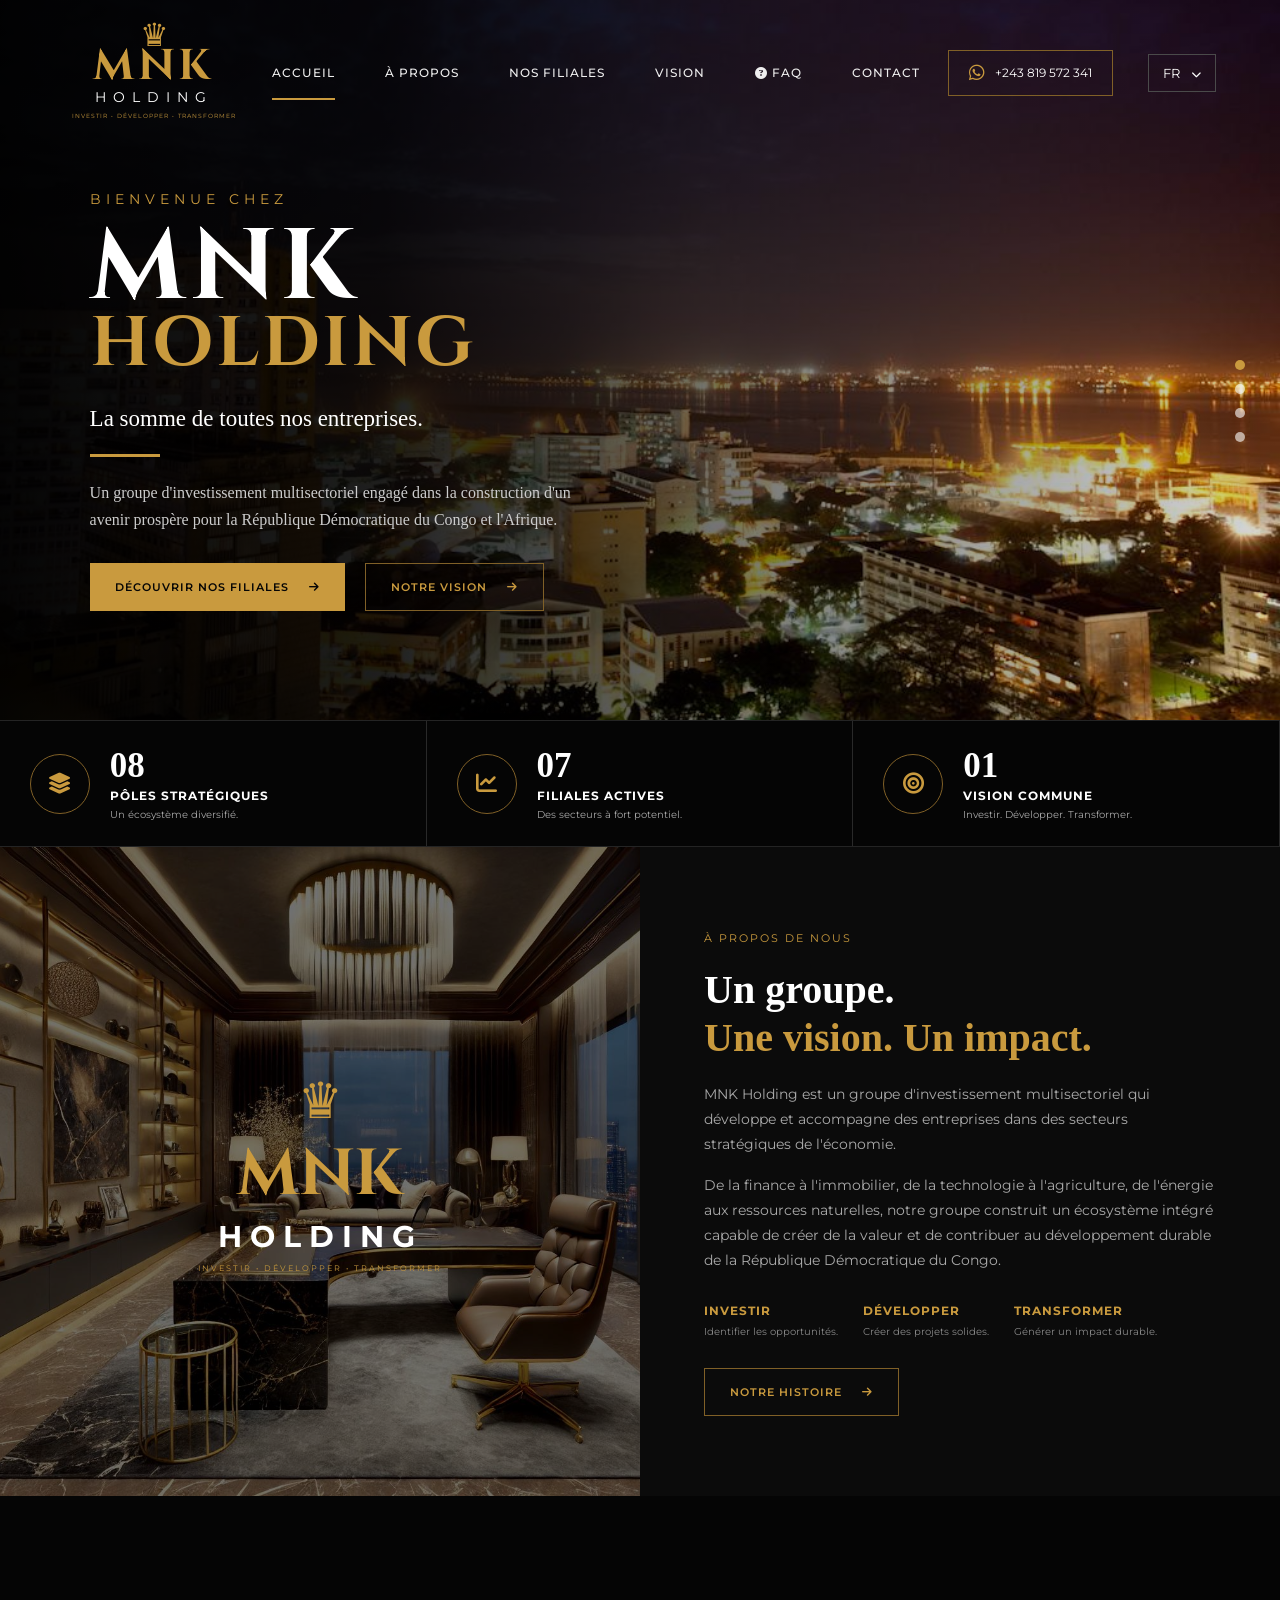
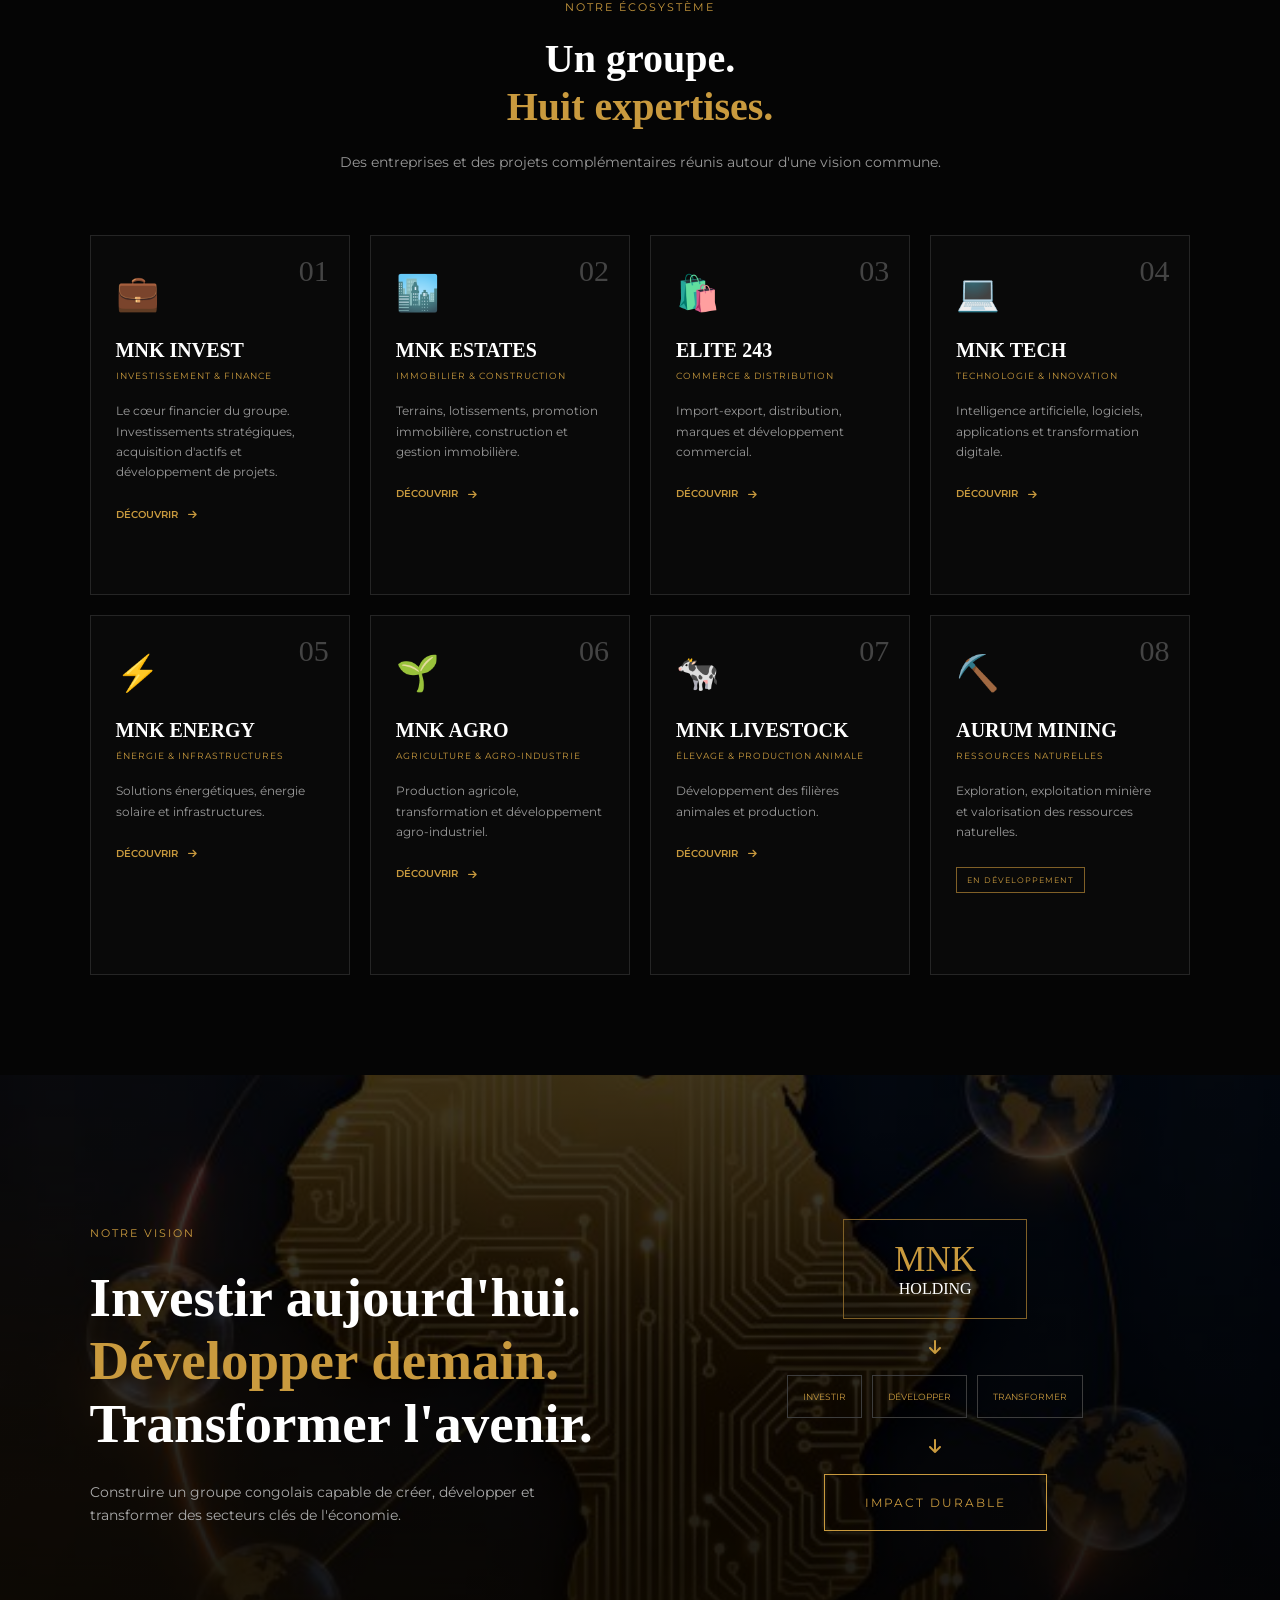
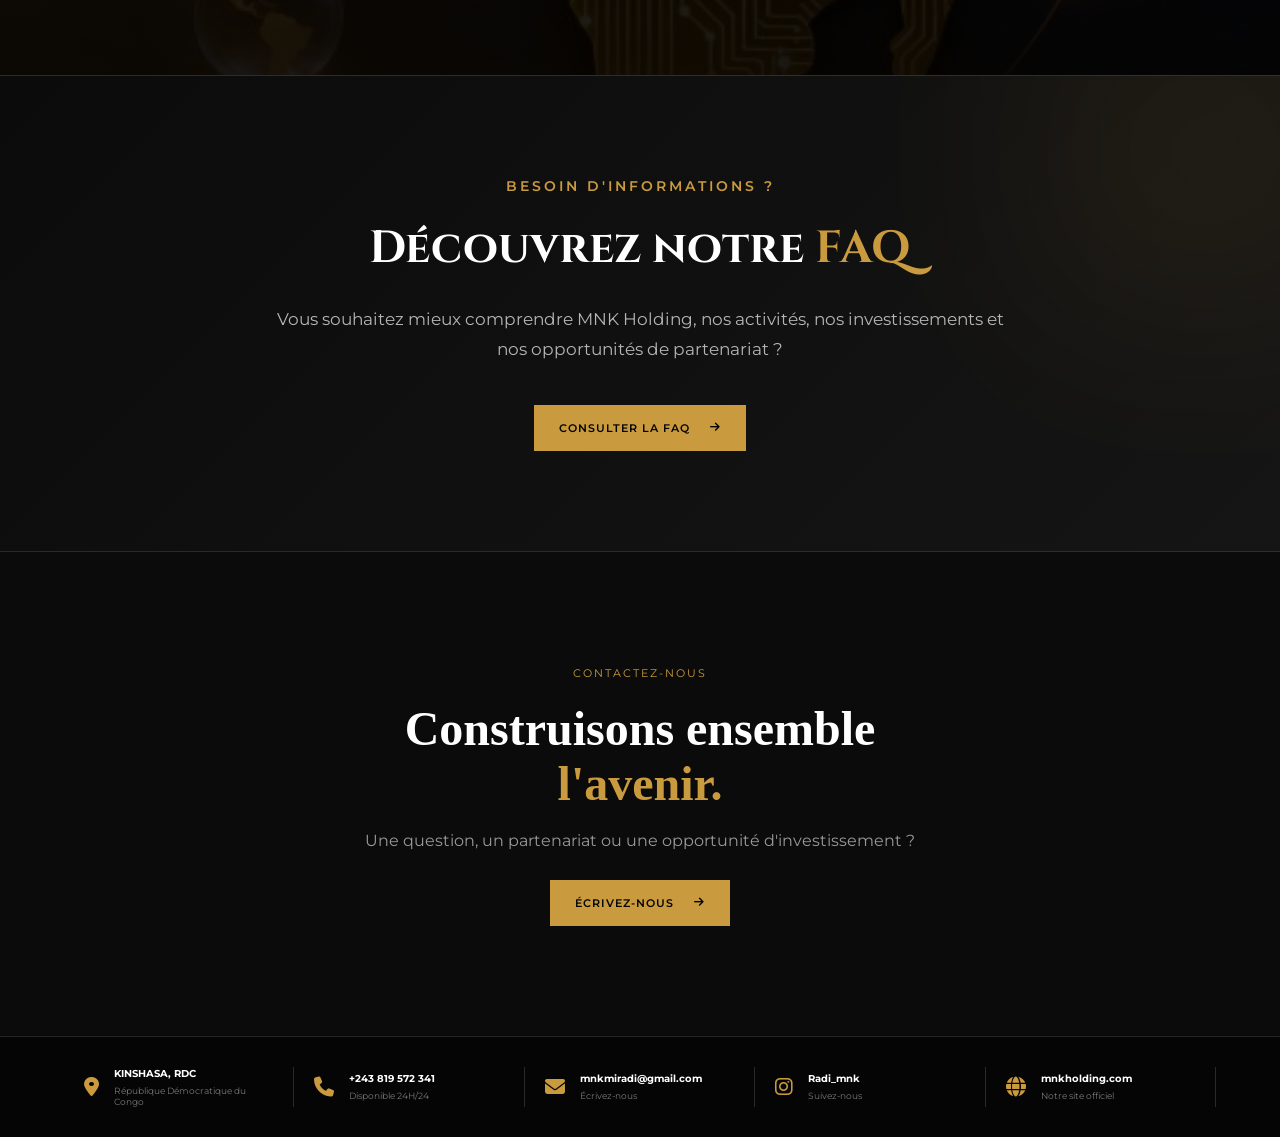
<file: index.html>
<!DOCTYPE html>
<html lang="fr">

<head>

    <meta charset="UTF-8">

    <meta name="viewport" content="width=device-width, initial-scale=1.0">

    <title>MNK Holding | Investir. Développer. Transformer.</title>

    <link rel="stylesheet" href="style.css">

    <link rel="preconnect" href="https://fonts.googleapis.com">

    <link rel="preconnect" href="https://fonts.gstatic.com" crossorigin>

    <link href="https://fonts.googleapis.com/css2?family=Cinzel:wght@400;500;600;700&family=Montserrat:wght@300;400;500;600;700&display=swap" rel="stylesheet">

    <link rel="stylesheet" href="https://cdnjs.cloudflare.com/ajax/libs/font-awesome/6.5.2/css/all.min.css">

</head>


<body>
<!DOCTYPE html>
<html lang="fr">

<head>

    <meta charset="UTF-8">

    <meta name="viewport" content="width=device-width, initial-scale=1.0">

    <title>MNK Holding | Investir. Développer. Transformer.</title>

    <link rel="stylesheet" href="style.css">

    <link rel="preconnect" href="https://fonts.googleapis.com">

    <link rel="preconnect" href="https://fonts.gstatic.com" crossorigin>

    <link href="https://fonts.googleapis.com/css2?family=Cinzel:wght@400;500;600;700&family=Montserrat:wght@300;400;500;600;700&display=swap" rel="stylesheet">

    <link rel="stylesheet" href="https://cdnjs.cloudflare.com/ajax/libs/font-awesome/6.5.2/css/all.min.css">

</head>


<body>


<!-- ================= HEADER ================= -->

<header class="header">


    <a href="index.html" class="logo">


        <span class="crown">
            ♛
        </span>


        <h1>
            MNK
        </h1>


        <span class="holding">
            HOLDING
        </span>


        <small>
            INVESTIR • DÉVELOPPER • TRANSFORMER
        </small>


    </a>



    <nav class="navbar">


        <a href="#accueil" class="active">
            ACCUEIL
        </a>


        <a href="#apropos">
            À PROPOS
        </a>


        <a href="#filiales">
            NOS FILIALES
        </a>


        <a href="#vision">
            VISION
        </a>


        <a href="faq.html" class="faq-link">

            <i class="fas fa-circle-question"></i>

            FAQ

        </a>


        <a href="#contact">
            CONTACT
        </a>


    </nav>




    <div class="header-actions">


        <a href="https://wa.me/243819572341" class="whatsapp">


            <i class="fab fa-whatsapp"></i>


            +243 819 572 341


        </a>



        <button class="language">


            FR


            <i class="fas fa-chevron-down"></i>


        </button>



    </div>




    <button class="menu-toggle">


        <i class="fas fa-bars"></i>


    </button>


</header>





<main>



<!-- ================= HERO ================= -->


<section class="hero" id="accueil">


    <div class="hero-overlay"></div>



    <div class="hero-content">


        <span class="welcome">

            BIENVENUE CHEZ

        </span>



        <h2>

            MNK

            <strong>
                HOLDING
            </strong>


        </h2>



        <p class="slogan">

            La somme de toutes nos entreprises.

        </p>



        <div class="gold-line"></div>




        <p class="description">


            Un groupe d'investissement multisectoriel engagé dans la construction d'un avenir prospère pour la République Démocratique du Congo et l'Afrique.


        </p>




        <div class="hero-buttons">


            <a href="#filiales" class="btn btn-primary">


                DÉCOUVRIR NOS FILIALES


                <i class="fas fa-arrow-right"></i>


            </a>




            <a href="#vision" class="btn btn-secondary">


                NOTRE VISION


                <i class="fas fa-arrow-right"></i>


            </a>



        </div>



    </div>




    <div class="scroll-indicator">


        <span class="active"></span>

        <span></span>

        <span></span>

        <span></span>


    </div>



</section>






<!-- ================= STATS ================= -->


<section class="stats">


    <div class="stat-item">


        <div class="stat-icon">

            <i class="fas fa-layer-group"></i>

        </div>



        <div>


            <strong>
                08
            </strong>


            <h3>
                PÔLES STRATÉGIQUES
            </h3>


            <p>
                Un écosystème diversifié.
            </p>


        </div>



    </div>





    <div class="stat-item">


        <div class="stat-icon">


            <i class="fas fa-chart-line"></i>


        </div>



        <div>


            <strong>
                07
            </strong>


            <h3>
                FILIALES ACTIVES
            </h3>


            <p>
                Des secteurs à fort potentiel.
            </p>


        </div>


    </div>





    <div class="stat-item">


        <div class="stat-icon">


            <i class="fas fa-bullseye"></i>


        </div>



        <div>


            <strong>
                01
            </strong>


            <h3>
                VISION COMMUNE
            </h3>


            <p>
                Investir. Développer. Transformer.
            </p>


        </div>


    </div>



</section>





<!-- ================= ABOUT ================= -->


<section class="about" id="apropos">


    <div class="about-image">


        <div class="image-overlay"></div>



        <div class="about-logo">


            <span>
                ♛
            </span>


            <h2>
                MNK
            </h2>


            <h3>
                HOLDING
            </h3>


            <p>
                INVESTIR • DÉVELOPPER • TRANSFORMER
            </p>


        </div>


    </div>




    <div class="about-content">


        <span class="section-label">

            À PROPOS DE NOUS

        </span>




        <h2>

            Un groupe.

            <span>
                Une vision. Un impact.
            </span>


        </h2>



        <p>

            MNK Holding est un groupe d'investissement multisectoriel qui développe et accompagne des entreprises dans des secteurs stratégiques de l'économie.

        </p>




        <p>

            De la finance à l'immobilier, de la technologie à l'agriculture, de l'énergie aux ressources naturelles, notre groupe construit un écosystème intégré capable de créer de la valeur et de contribuer au développement durable de la République Démocratique du Congo.

        </p>
        <div class="pillars">


            <div>

                <strong>
                    INVESTIR
                </strong>

                <span>
                    Identifier les opportunités.
                </span>

            </div>


            <div>

                <strong>
                    DÉVELOPPER
                </strong>

                <span>
                    Créer des projets solides.
                </span>

            </div>


            <div>

                <strong>
                    TRANSFORMER
                </strong>

                <span>
                    Générer un impact durable.
                </span>

            </div>


        </div>



        <a href="#vision" class="btn btn-secondary">

            NOTRE HISTOIRE

            <i class="fas fa-arrow-right"></i>

        </a>



    </div>


</section>





<!-- ================= FILIALES ================= -->


<section class="subsidiaries" id="filiales">


<div class="section-heading">


    <span class="section-label">
        NOTRE ÉCOSYSTÈME
    </span>



    <h2>

        Un groupe.

        <span>
            Huit expertises.
        </span>

    </h2>



    <p>

        Des entreprises et des projets complémentaires réunis autour d'une vision commune.

    </p>


</div>




<div class="subsidiary-grid">



<!-- 01 -->

<article class="subsidiary-card">


<span class="number">
01
</span>


<div class="card-icon">
💼
</div>


<h3>
MNK INVEST
</h3>


<span class="sector">
INVESTISSEMENT & FINANCE
</span>


<p>

Le cœur financier du groupe. Investissements stratégiques, acquisition d'actifs et développement de projets.

</p>


<a href="filiales/mnk-invest.html">

DÉCOUVRIR

<i class="fas fa-arrow-right"></i>

</a>


</article>





<!-- 02 -->

<article class="subsidiary-card">


<span class="number">
02
</span>


<div class="card-icon">
🏙️
</div>


<h3>
MNK ESTATES
</h3>


<span class="sector">
IMMOBILIER & CONSTRUCTION
</span>


<p>

Terrains, lotissements, promotion immobilière, construction et gestion immobilière.

</p>


<a href="filiales/mnk-estates.html">

DÉCOUVRIR

<i class="fas fa-arrow-right"></i>

</a>


</article>





<!-- 03 -->

<article class="subsidiary-card">


<span class="number">
03
</span>


<div class="card-icon">
🛍️
</div>


<h3>
ELITE 243
</h3>


<span class="sector">
COMMERCE & DISTRIBUTION
</span>


<p>

Import-export, distribution, marques et développement commercial.

</p>


<a href="filiales/elite-243.html">

DÉCOUVRIR

<i class="fas fa-arrow-right"></i>

</a>


</article>





<!-- 04 -->

<article class="subsidiary-card">


<span class="number">
04
</span>


<div class="card-icon">
💻
</div>


<h3>
MNK TECH
</h3>


<span class="sector">
TECHNOLOGIE & INNOVATION
</span>


<p>

Intelligence artificielle, logiciels, applications et transformation digitale.

</p>


<a href="filiales/mnk-tech.html">

DÉCOUVRIR

<i class="fas fa-arrow-right"></i>

</a>


</article>





<!-- 05 -->

<article class="subsidiary-card">


<span class="number">
05
</span>


<div class="card-icon">
⚡
</div>


<h3>
MNK ENERGY
</h3>


<span class="sector">
ÉNERGIE & INFRASTRUCTURES
</span>


<p>

Solutions énergétiques, énergie solaire et infrastructures.

</p>


<a href="filiales/mnk-energy.html">

DÉCOUVRIR

<i class="fas fa-arrow-right"></i>

</a>


</article>





<!-- 06 -->

<article class="subsidiary-card">


<span class="number">
06
</span>


<div class="card-icon">
🌱
</div>


<h3>
MNK AGRO
</h3>


<span class="sector">
AGRICULTURE & AGRO-INDUSTRIE
</span>


<p>

Production agricole, transformation et développement agro-industriel.

</p>


<a href="filiales/mnk-agro.html">

DÉCOUVRIR

<i class="fas fa-arrow-right"></i>

</a>


</article>





<!-- 07 -->

<article class="subsidiary-card">


<span class="number">
07
</span>


<div class="card-icon">
🐄
</div>


<h3>
MNK LIVESTOCK
</h3>


<span class="sector">
ÉLEVAGE & PRODUCTION ANIMALE
</span>


<p>

Développement des filières animales et production.

</p>


<a href="filiales/mnk-livestock.html">

DÉCOUVRIR

<i class="fas fa-arrow-right"></i>

</a>


</article>





<!-- 08 -->

<article class="subsidiary-card development">


<span class="number">
08
</span>


<div class="card-icon">
⛏️
</div>


<h3>
AURUM MINING
</h3>


<span class="sector">
RESSOURCES NATURELLES
</span>


<p>

Exploration, exploitation minière et valorisation des ressources naturelles.

</p>


<span class="status">

EN DÉVELOPPEMENT

</span>


</article>



</div>


</section>





<!-- ================= VISION ================= -->


<section class="vision" id="vision">


<div class="vision-content">


<span class="section-label">

NOTRE VISION

</span>


<h2>

Investir aujourd'hui.

<br>

<span>
Développer demain.
</span>

<br>

Transformer l'avenir.

</h2>



<p>

Construire un groupe congolais capable de créer, développer et transformer des secteurs clés de l'économie.

</p>


</div>





<div class="vision-structure">


<div>

<span>
MNK
</span>

HOLDING

</div>



<i class="fas fa-arrow-down"></i>




<div class="vision-poles">


<span>
INVESTIR
</span>


<span>
DÉVELOPPER
</span>


<span>
TRANSFORMER
</span>


</div>



<i class="fas fa-arrow-down"></i>




<div class="impact">

IMPACT DURABLE

</div>



</div>


</section>





<!-- ================= FAQ REDIRECTION ================= -->


<section class="faq-banner">


<div class="faq-banner-content">


<span class="section-label">

BESOIN D'INFORMATIONS ?

</span>



<h2>

Découvrez notre

<span>
FAQ
</span>

</h2>



<p>

Vous souhaitez mieux comprendre MNK Holding, nos activités, nos investissements et nos opportunités de partenariat ?

</p>




<a href="faq.html" class="btn btn-primary">


CONSULTER LA FAQ


<i class="fas fa-arrow-right"></i>


</a>



</div>



</section>





<!-- ================= CONTACT ================= -->


<section class="contact" id="contact">


<div class="contact-content">


<span class="section-label">

CONTACTEZ-NOUS

</span>



<h2>

Construisons ensemble

<span>
l'avenir.
</span>


</h2>




<p>

Une question, un partenariat ou une opportunité d'investissement ?

</p>




<a href="mailto:mnkmiradi@gmail.com" class="btn btn-primary">


ÉCRIVEZ-NOUS


<i class="fas fa-arrow-right"></i>


</a>



</div>



</section>



</main>





<!-- ================= FOOTER ================= -->


<footer class="footer">


<div class="footer-item">

<i class="fas fa-location-dot"></i>

<div>

<strong>
KINSHASA, RDC
</strong>

<span>
République Démocratique du Congo
</span>

</div>

</div>




<div class="footer-item">

<i class="fas fa-phone"></i>

<div>

<strong>
+243 819 572 341
</strong>

<span>
Disponible 24H/24
</span>

</div>

</div>




<div class="footer-item">

<i class="fas fa-envelope"></i>

<div>

<strong>
mnkmiradi@gmail.com
</strong>

<span>
Écrivez-nous
</span>

</div>

</div>




<div class="footer-item">

<i class="fab fa-instagram"></i>

<div>

<strong>
Radi_mnk
</strong>

<span>
Suivez-nous
</span>

</div>

</div>




<div class="footer-item">

<i class="fas fa-globe"></i>

<div>

<strong>
mnkholding.com
</strong>

<span>
Notre site officiel
</span>

</div>

</div>



</footer>




<script src="script.js"></script>


</body>

</html>
</file>
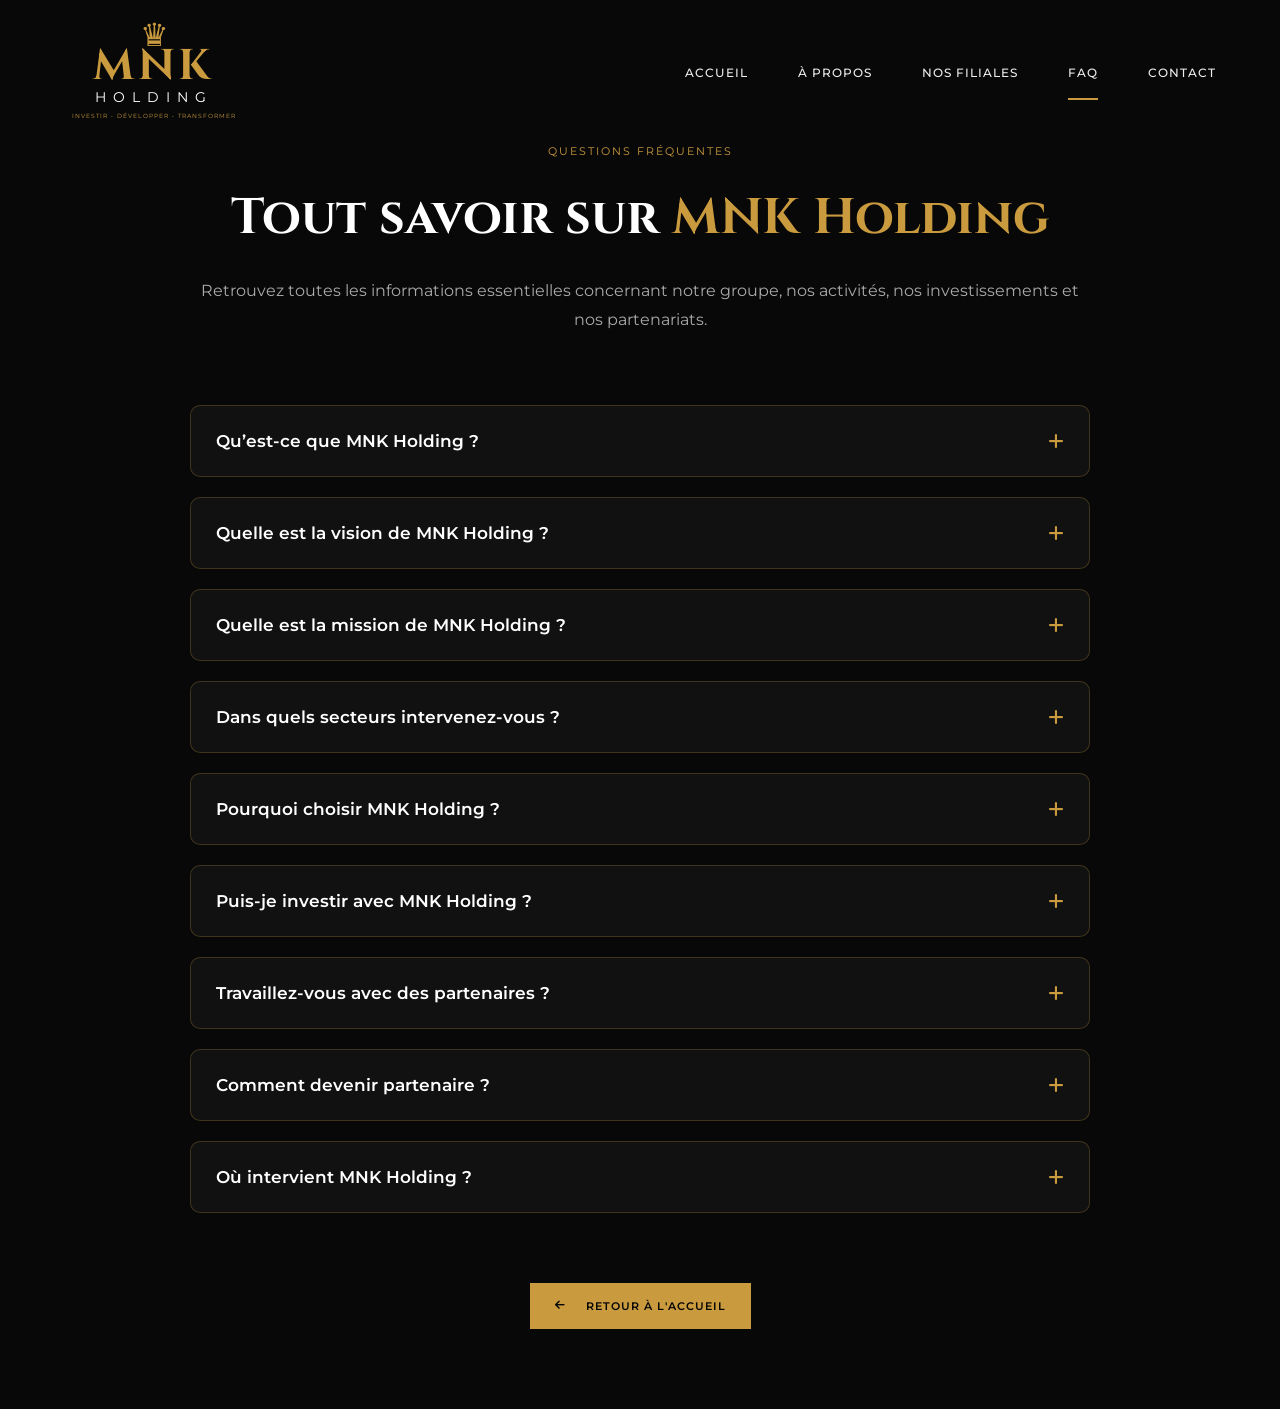
<file: faq.html>
<!DOCTYPE html>

<html lang="fr">

<head>

<meta charset="UTF-8">

<meta name="viewport" content="width=device-width, initial-scale=1.0">


<title>
MNK Holding | FAQ
</title>


<link rel="stylesheet" href="style.css">


<link rel="preconnect" href="https://fonts.googleapis.com">


<link rel="preconnect" href="https://fonts.gstatic.com" crossorigin>


<link href="https://fonts.googleapis.com/css2?family=Cinzel:wght@400;500;600;700&family=Montserrat:wght@300;400;500;600;700&display=swap" rel="stylesheet">


<link rel="stylesheet" href="https://cdnjs.cloudflare.com/ajax/libs/font-awesome/6.5.2/css/all.min.css">


</head>


<body>



<header class="header">


<a href="index.html" class="logo">


<span class="crown">
♛
</span>


<h1>
MNK
</h1>


<span class="holding">
HOLDING
</span>


<small>
INVESTIR • DÉVELOPPER • TRANSFORMER
</small>


</a>





<nav class="navbar">


<a href="index.html">
ACCUEIL
</a>


<a href="index.html#apropos">
À PROPOS
</a>


<a href="index.html#filiales">
NOS FILIALES
</a>


<a href="faq.html" class="active">
FAQ
</a>


<a href="index.html#contact">
CONTACT
</a>



</nav>



</header>






<main>



<section class="faq-page">


<div class="faq-header">


<span class="section-label">
QUESTIONS FRÉQUENTES
</span>



<h1>

Tout savoir sur

<span>
MNK Holding
</span>

</h1>



<p>

Retrouvez toutes les informations essentielles concernant notre groupe, nos activités, nos investissements et nos partenariats.

</p>


</div>






<div class="faq-container">



<div class="faq-item">


<button class="faq-question">

Qu’est-ce que MNK Holding ?

<i class="fas fa-plus"></i>

</button>


<div class="faq-answer">

<p>

MNK Holding est un groupe d’investissement et de développement multisectoriel qui conçoit, développe, finance et accompagne des projets dans plusieurs secteurs stratégiques de l’économie.

</p>

</div>


</div>







<div class="faq-item">


<button class="faq-question">

Quelle est la vision de MNK Holding ?

<i class="fas fa-plus"></i>

</button>


<div class="faq-answer">

<p>

Notre vision est de devenir un groupe d’investissement de référence en Afrique, reconnu pour son excellence, son innovation et sa capacité à transformer les opportunités en projets créateurs de valeur durable.

</p>

</div>


</div>







<div class="faq-item">


<button class="faq-question">

Quelle est la mission de MNK Holding ?

<i class="fas fa-plus"></i>

</button>


<div class="faq-answer">

<p>

Notre mission est d’investir dans des secteurs stratégiques, accompagner des projets innovants et contribuer activement au développement économique.

</p>

</div>


</div>







<div class="faq-item">


<button class="faq-question">

Dans quels secteurs intervenez-vous ?

<i class="fas fa-plus"></i>

</button>


<div class="faq-answer">

<p>

Nous intervenons dans l’investissement, l’immobilier, le développement foncier, les mines, l’agriculture, l’énergie, l’industrie, le commerce, les technologies et les services aux entreprises.

</p>

</div>


</div>







<div class="faq-item">


<button class="faq-question">

Pourquoi choisir MNK Holding ?

<i class="fas fa-plus"></i>

</button>


<div class="faq-answer">

<p>

Parce que nous privilégions une vision à long terme, une gouvernance professionnelle, des partenariats durables et une approche basée sur l’innovation.

</p>

</div>


</div>







<div class="faq-item">


<button class="faq-question">

Puis-je investir avec MNK Holding ?

<i class="fas fa-plus"></i>

</button>


<div class="faq-answer">

<p>

Oui. Nous développons des partenariats avec des investisseurs privés, entreprises et institutions selon la nature des projets.

</p>

</div>


</div>







<div class="faq-item">


<button class="faq-question">

Travaillez-vous avec des partenaires ?

<i class="fas fa-plus"></i>

</button>


<div class="faq-answer">

<p>

Oui. Nous collaborons avec des entreprises, investisseurs, institutions financières et experts techniques.

</p>

</div>


</div>







<div class="faq-item">


<button class="faq-question">

Comment devenir partenaire ?

<i class="fas fa-plus"></i>

</button>


<div class="faq-answer">

<p>

Vous pouvez nous contacter afin d’étudier les opportunités de collaboration et de partenariat.

</p>

</div>


</div>







<div class="faq-item">


<button class="faq-question">

Où intervient MNK Holding ?

<i class="fas fa-plus"></i>

</button>


<div class="faq-answer">

<p>

Nos activités sont principalement développées en République Démocratique du Congo avec une vision d’expansion africaine.

</p>

</div>


</div>







</div>



<a href="index.html" class="btn btn-primary back-home">

<i class="fas fa-arrow-left"></i>

RETOUR À L'ACCUEIL

</a>



</section>


</main>





<script src="mira.js"></script>


</body>


</html>
</file>
<file: style.css>
/* =====================================================
   RESET
===================================================== */

* {
    margin: 0;
    padding: 0;
    box-sizing: border-box;
}

html {
    scroll-behavior: smooth;
}

body {
    background: #050505;
    color: #ffffff;
    font-family: 'Montserrat', sans-serif;
    overflow-x: hidden;
}

a {
    color: inherit;
    text-decoration: none;
}

button {
    font-family: inherit;
}


/* =====================================================
   VARIABLES
===================================================== */

:root {

    --black: #050505;
    --black-soft: #0b0b0b;
    --black-light: #111111;

    --gold: #c99a3e;
    --gold-light: #e7bd63;
    --gold-dark: #806027;

    --white: #ffffff;
    --gray: #a7a7a7;
    --gray-dark: #666666;

    --border: rgba(201, 154, 62, 0.25);

}


/* =====================================================
   HEADER
===================================================== */

.header {

    position: absolute;

    top: 0;
    left: 0;

    z-index: 1000;

    width: 100%;

    padding: 25px 5%;

    display: flex;

    align-items: center;

    justify-content: space-between;

}


/* =====================================================
   LOGO
===================================================== */

.logo {

    display: flex;

    flex-direction: column;

    align-items: center;

    min-width: 180px;

}


.logo .crown {

    color: var(--gold);

    font-size: 32px;

    line-height: 20px;

}


.logo h1 {

    font-family: 'Cinzel', serif;

    color: var(--gold);

    font-size: 43px;

    line-height: 1;

    letter-spacing: 4px;

}


.logo .holding {

    color: var(--white);

    font-size: 14px;

    letter-spacing: 7px;

}


.logo small {

    margin-top: 6px;

    color: var(--gold);

    font-size: 6px;

    letter-spacing: 1px;

}


/* =====================================================
   NAVIGATION
===================================================== */

.navbar {

    display: flex;

    align-items: center;

    gap: 50px;

}


.navbar a {

    position: relative;

    color: #eeeeee;

    font-size: 12px;

    font-weight: 500;

    letter-spacing: 1px;

    transition: 0.3s;

}


.navbar a:hover {

    color: var(--gold);

}


.navbar a::after {

    content: "";

    position: absolute;

    bottom: -20px;

    left: 0;

    width: 0;

    height: 2px;

    background: var(--gold);

    transition: 0.3s;

}


.navbar a:hover::after,

.navbar a.active::after {

    width: 100%;

}


/* =====================================================
   HEADER ACTIONS
===================================================== */

.header-actions {

    display: flex;

    align-items: center;

    gap: 35px;

}


.whatsapp {

    display: flex;

    align-items: center;

    gap: 10px;

    padding: 13px 20px;

    border: 1px solid var(--gold-dark);

    color: var(--white);

    font-size: 12px;

    transition: 0.3s;

}


.whatsapp i {

    color: var(--gold);

    font-size: 18px;

}


.whatsapp:hover {

    background: var(--gold);

    color: #000;

}


.whatsapp:hover i {

    color: #000;

}


.language {

    padding: 10px 14px;

    background: transparent;

    color: white;

    border: 1px solid #4a4a4a;

    cursor: pointer;

}


.language i {

    margin-left: 8px;

    font-size: 10px;

}


/* =====================================================
   MOBILE MENU
===================================================== */

.menu-toggle {

    display: none;

    background: transparent;

    color: white;

    border: none;

    font-size: 25px;

    cursor: pointer;

}


/* =====================================================
   HERO
===================================================== */

.hero {

    position: relative;

    min-height: 720px;

    display: flex;

    align-items: center;

    background-image: url("assets/hero-city.jpg");

    background-size: cover;

    background-position: center;

}


.hero-overlay {

    position: absolute;

    inset: 0;

    background:

        linear-gradient(

            90deg,

            rgba(0, 0, 0, 0.98) 0%,

            rgba(0, 0, 0, 0.88) 30%,

            rgba(0, 0, 0, 0.55) 55%,

            rgba(0, 0, 0, 0.15) 100%

        );

}


.hero-content {

    position: relative;

    z-index: 2;

    width: 580px;

    margin-left: 7%;

    margin-top: 80px;

    animation: heroAppear 1s ease forwards;

}


@keyframes heroAppear {

    from {

        opacity: 0;

        transform: translateY(30px);

    }

    to {

        opacity: 1;

        transform: translateY(0);

    }

}


.welcome {

    color: var(--gold);

    font-size: 14px;

    letter-spacing: 5px;

}


.hero h2 {

    margin-top: 15px;

    font-family: 'Cinzel', serif;

    font-size: 100px;

    line-height: 0.9;

    letter-spacing: 5px;

}


.hero h2 strong {

    display: block;

    color: var(--gold);

    font-size: 70px;

    letter-spacing: 3px;

}


.slogan {

    margin-top: 30px;

    font-family: Georgia, serif;

    font-size: 23px;

}


.gold-line {

    width: 70px;

    height: 3px;

    margin: 22px 0;

    background: var(--gold);

}


.description {

    max-width: 520px;

    color: #cccccc;

    font-family: Georgia, serif;

    font-size: 16px;

    line-height: 1.7;

}


.hero-buttons {

    display: flex;

    gap: 20px;

    margin-top: 30px;

}


/* =====================================================
   BUTTONS
===================================================== */

.btn {

    display: inline-flex;

    align-items: center;

    gap: 20px;

    padding: 16px 25px;

    font-size: 11px;

    font-weight: 600;

    letter-spacing: 1px;

    transition: 0.3s;

}


.btn i {

    transition: 0.3s;

}


.btn:hover i {

    transform: translateX(6px);

}


.btn-primary {

    background: var(--gold);

    color: #050505;

}


.btn-primary:hover {

    background: var(--gold-light);

}


.btn-secondary {

    border: 1px solid var(--gold-dark);

    color: var(--gold);

}


.btn-secondary:hover {

    background: var(--gold);

    color: #000;

}


/* =====================================================
   SCROLL INDICATOR
===================================================== */

.scroll-indicator {

    position: absolute;

    right: 35px;

    top: 50%;

    display: flex;

    flex-direction: column;

    gap: 14px;

}


.scroll-indicator span {

    width: 10px;

    height: 10px;

    border-radius: 50%;

    background: #ffffff;

    opacity: 0.6;

}


.scroll-indicator span.active {

    background: var(--gold);

    opacity: 1;

}


/* =====================================================
   STATS
===================================================== */

.stats {

    display: grid;

    grid-template-columns: repeat(3, 1fr);

    background: var(--black);

    border-top: 1px solid #242424;

    border-bottom: 1px solid #242424;

}


.stat-item {

    display: flex;

    align-items: center;

    gap: 20px;

    padding: 25px 7%;

    border-right: 1px solid #292929;

}


.stat-icon {

    width: 60px;

    height: 60px;

    display: flex;

    align-items: center;

    justify-content: center;

    border: 1px solid var(--gold-dark);

    border-radius: 50%;

    color: var(--gold);

    font-size: 21px;

}


.stat-item strong {

    display: block;

    font-family: Georgia, serif;

    font-size: 35px;

}


.stat-item h3 {

    margin-top: 2px;

    font-size: 12px;

    letter-spacing: 1px;

}


.stat-item p {

    margin-top: 5px;

    color: var(--gray);

    font-size: 10px;

}


/* =====================================================
   ABOUT
===================================================== */

.about {

    display: grid;

    grid-template-columns: 1fr 1fr;

    min-height: 560px;

    background: var(--black-soft);

}


.about-image {

    position: relative;

    min-height: 500px;

    display: flex;

    align-items: center;

    justify-content: center;

    background-image: url("assets/office.jpg");

    background-size: cover;

    background-position: center;

}


.image-overlay {

    position: absolute;

    inset: 0;

    background: rgba(0, 0, 0, 0.55);

}


.about-logo {

    position: relative;

    z-index: 2;

    text-align: center;

}


.about-logo span {

    color: var(--gold);

    font-size: 50px;

}


.about-logo h2 {

    font-family: 'Cinzel', serif;

    color: var(--gold);

    font-size: 65px;

}


.about-logo h3 {

    font-size: 30px;

    letter-spacing: 8px;

}


.about-logo p {

    margin-top: 8px;

    color: var(--gold);

    font-size: 8px;

    letter-spacing: 2px;

}


.about-content {

    padding: 80px 10%;

}


.section-label {

    color: var(--gold);

    font-size: 11px;

    letter-spacing: 2px;

}


.about-content h2,

.section-heading h2 {

    margin: 20px 0;

    font-family: Georgia, serif;

    font-size: 40px;

    line-height: 1.2;

}


.about-content h2 span,

.section-heading h2 span,

.contact h2 span {

    display: block;

    color: var(--gold);

}


.about-content p {

    max-width: 600px;

    margin: 15px 0;

    color: #aaaaaa;

    font-size: 14px;

    line-height: 1.8;

}


/* =====================================================
   PILIERS
===================================================== */

.pillars {

    display: flex;

    gap: 25px;

    margin: 30px 0;

}


.pillars div {

    display: flex;

    flex-direction: column;

    gap: 7px;

}


.pillars strong {

    color: var(--gold);

    font-size: 12px;

    letter-spacing: 1px;

}


.pillars span {

    color: #888888;

    font-size: 10px;

}


/* =====================================================
   FILIALES
===================================================== */

.subsidiaries {

    padding: 100px 7%;

    background: var(--black);

}


.section-heading {

    max-width: 700px;

    margin: auto;

    text-align: center;

}


.section-heading p {

    color: #999999;

    font-size: 14px;

    line-height: 1.7;

}


.subsidiary-grid {

    display: grid;

    grid-template-columns: repeat(4, 1fr);

    gap: 20px;

    margin-top: 60px;

}


.subsidiary-card {

    position: relative;

    min-height: 360px;

    padding: 35px 25px;

    border: 1px solid #252525;

    background: #090909;

    transition: 0.4s;

}


.subsidiary-card:hover {

    transform: translateY(-8px);

    border-color: var(--gold);

}


.subsidiary-card .number {

    position: absolute;

    top: 18px;

    right: 20px;

    color: #444444;

    font-family: Georgia, serif;

    font-size: 30px;

}


.card-icon {

    font-size: 35px;

}


.subsidiary-card h3 {

    margin-top: 25px;

    font-family: Georgia, serif;

    font-size: 20px;

}


.sector {

    display: block;

    margin-top: 8px;

    color: var(--gold);

    font-size: 9px;

    letter-spacing: 1px;

}


.subsidiary-card p {

    margin-top: 20px;

    color: #999999;

    font-size: 12px;

    line-height: 1.7;

}


.subsidiary-card a {

    display: inline-flex;

    align-items: center;

    gap: 10px;

    margin-top: 25px;

    color: var(--gold);

    font-size: 10px;

    font-weight: 600;

}


.subsidiary-card a i {

    transition: 0.3s;

}


.subsidiary-card a:hover i {

    transform: translateX(5px);

}


.status {

    display: inline-block;

    margin-top: 25px;

    padding: 7px 10px;

    border: 1px solid var(--gold-dark);

    color: var(--gold);

    font-size: 8px;

    letter-spacing: 1px;

}


/* =====================================================
   VISION
===================================================== */

.vision {

    display: grid;

    grid-template-columns: 1fr 1fr;

    align-items: center;

    gap: 80px;

    min-height: 600px;

    padding: 100px 7%;

    background:

        linear-gradient(

            rgba(0, 0, 0, 0.75),

            rgba(0, 0, 0, 0.9)

        ),

        url("assets/vision.jpg");

    background-size: cover;

    background-position: center;

}


.vision-content h2 {

    margin: 25px 0;

    font-family: Georgia, serif;

    font-size: 55px;

    line-height: 1.15;

}


.vision-content h2 span {

    color: var(--gold);

}


.vision-content p {

    max-width: 550px;

    color: #aaaaaa;

    font-size: 14px;

    line-height: 1.7;

}


/* =====================================================
   VISION STRUCTURE
===================================================== */

.vision-structure {

    display: flex;

    flex-direction: column;

    align-items: center;

    gap: 20px;

}


.vision-structure > div:first-child {

    padding: 20px 50px;

    border: 1px solid var(--gold-dark);

    text-align: center;

    font-family: Georgia, serif;

}


.vision-structure > div:first-child span {

    display: block;

    color: var(--gold);

    font-size: 35px;

}


.vision-structure > i {

    color: var(--gold);

}


.vision-poles {

    display: flex;

    gap: 10px;

}


.vision-poles span {

    padding: 15px;

    border: 1px solid #3d3d3d;

    color: var(--gold);

    font-size: 9px;

}


.impact {

    padding: 20px 40px;

    border: 1px solid var(--gold);

    color: var(--gold);

    font-size: 12px;

    letter-spacing: 2px;

}


/* =====================================================
   CONTACT
===================================================== */

.contact {

    padding: 110px 7%;

    text-align: center;

    background: var(--black-soft);

}


.contact h2 {

    margin: 20px 0;

    font-family: Georgia, serif;

    font-size: 48px;

}


.contact p {

    margin-bottom: 30px;

    color: #999999;

}


/* =====================================================
   FOOTER
===================================================== */

.footer {

    display: grid;

    grid-template-columns: repeat(5, 1fr);

    padding: 30px 5%;

    background: #050505;

    border-top: 1px solid #252525;

}


.footer-item {

    display: flex;

    align-items: center;

    gap: 15px;

    padding: 0 20px;

    border-right: 1px solid #292929;

}


.footer-item i {

    color: var(--gold);

    font-size: 20px;

}


.footer-item strong,

.footer-item span {

    display: block;

}


.footer-item strong {

    font-size: 10px;

}


.footer-item span {

    margin-top: 5px;

    color: #777777;

    font-size: 9px;

}


/* =====================================================
   RESPONSIVE TABLET
===================================================== */

@media (max-width: 1100px) {


    .navbar {

        gap: 25px;

    }


    .header-actions {

        gap: 15px;

    }


    .whatsapp {

        display: none;

    }


    .subsidiary-grid {

        grid-template-columns: repeat(2, 1fr);

    }


    .footer {

        grid-template-columns: repeat(2, 1fr);

        gap: 25px;

    }


}


/* =====================================================
   RESPONSIVE MOBILE
===================================================== */

@media (max-width: 768px) {


    .header {

        padding: 20px 6%;

    }


    .navbar,

    .header-actions {

        display: none;

    }


    .menu-toggle {

        display: block;

    }


    .navbar.show {

        position: absolute;

        top: 90px;

        left: 5%;

        right: 5%;

        display: flex;

        flex-direction: column;

        gap: 0;

        padding: 20px;

        background: #080808;

        border: 1px solid var(--gold-dark);

    }


    .navbar.show a {

        padding: 15px 0;

        border-bottom: 1px solid #222222;

    }


    .hero {

        min-height: 750px;

    }


    .hero-content {

        width: auto;

        margin: 100px 7% 0;

    }


    .hero h2 {

        font-size: 65px;

    }


    .hero h2 strong {

        font-size: 44px;

    }


    .slogan {

        font-size: 19px;

    }


    .hero-buttons {

        flex-direction: column;

        align-items: flex-start;

    }


    .stats {

        grid-template-columns: 1fr;

    }


    .stat-item {

        border-right: none;

        border-bottom: 1px solid #252525;

    }


    .about {

        grid-template-columns: 1fr;

    }


    .about-image {

        min-height: 400px;

    }


    .about-content {

        padding: 60px 8%;

    }


    .pillars {

        flex-direction: column;

        gap: 18px;

    }


    .subsidiary-grid {

        grid-template-columns: 1fr;

    }


    .vision {

        grid-template-columns: 1fr;

        gap: 50px;

        padding: 80px 7%;

    }


    .vision-content h2 {

        font-size: 40px;

    }


    .vision-poles {

        flex-direction: column;

        width: 100%;

        text-align: center;

    }


    .footer {

        grid-template-columns: 1fr;

        gap: 25px;

    }


    .footer-item {

        border-right: none;

    }


    .scroll-indicator {

        display: none;

    }

}
/* ================= PAGE FAQ ================= */


.faq-page {

    background:#080808;

    min-height:100vh;

    padding:140px 8% 80px;

}



.faq-header {

    text-align:center;

    max-width:900px;

    margin:auto;

}



.faq-header h1 {

    font-family:'Cinzel',serif;

    color:white;

    font-size:50px;

    margin:25px 0;

}



.faq-header h1 span {

    color:#c99a3e;

}



.faq-header p {

    color:#aaa;

    line-height:1.8;

}





.faq-container {

    max-width:900px;

    margin:70px auto;

}



.faq-item {

    background:#111;

    border:1px solid rgba(201,154,62,.25);

    margin-bottom:20px;

    border-radius:10px;

    overflow:hidden;

}



.faq-question {

    width:100%;

    padding:25px;

    background:none;

    color:white;

    border:none;

    display:flex;

    justify-content:space-between;

    align-items:center;

    cursor:pointer;

    font-size:17px;

    font-weight:600;

}



.faq-question i {

    color:#c99a3e;

}



.faq-answer {

    max-height:0;

    overflow:hidden;

    transition:.4s ease;

}



.faq-answer p {

    padding:0 25px 25px;

    color:#bbb;

    line-height:1.8;

}



.faq-item.active .faq-answer {

    max-height:300px;

}



.faq-item.active i {

    transform:rotate(45deg);

}



.back-home {

    display:flex;

    width:max-content;

    margin:auto;

}



@media(max-width:768px){


.faq-header h1 {

font-size:32px;

}


}
/* =====================================================
   FAQ BANNER - PAGE ACCUEIL
===================================================== */


.faq-banner {

    background:
    linear-gradient(
        135deg,
        #0b0b0b,
        #151515
    );

    padding:100px 8%;

    position:relative;

    overflow:hidden;

    border-top:1px solid rgba(201,154,62,0.2);

    border-bottom:1px solid rgba(201,154,62,0.2);

}



/* Effet lumineux arrière-plan */

.faq-banner::before {

    content:"";

    position:absolute;

    width:350px;

    height:350px;

    background:#c99a3e;

    opacity:0.08;

    filter:blur(100px);

    top:-100px;

    right:-100px;

}




.faq-banner-content {

    max-width:900px;

    margin:auto;

    text-align:center;

    position:relative;

    z-index:2;

}



.faq-banner .section-label {

    color:#c99a3e;

    font-size:14px;

    font-weight:600;

    letter-spacing:3px;

}





.faq-banner h2 {

    font-family:'Cinzel',serif;

    color:#ffffff;

    font-size:45px;

    margin:25px 0;

    line-height:1.3;

}



.faq-banner h2 span {

    color:#c99a3e;

}




.faq-banner p {

    color:#b5b5b5;

    font-size:17px;

    line-height:1.8;

    max-width:750px;

    margin:0 auto 40px;

}





/* Bouton FAQ */


.faq-banner .faq-button {


    display:inline-flex;

    align-items:center;

    gap:15px;

    background:#c99a3e;

    color:#080808;

    padding:16px 35px;

    font-weight:700;

    letter-spacing:1px;

    transition:.4s ease;

    border-radius:3px;


}




.faq-banner .faq-button:hover {


    background:#e2bd67;

    transform:translateY(-5px);

    box-shadow:

    0 15px 40px rgba(201,154,62,.35);


}





/* Animation légère */

.faq-button i {

    transition:.3s;

}



.faq-button:hover i {

    transform:translateX(8px);

}





/* Responsive mobile */


@media(max-width:768px){


    .faq-banner {

        padding:70px 5%;

    }


    .faq-banner h2 {

        font-size:32px;

    }


    .faq-banner p {

        font-size:15px;

    }


    .faq-banner .faq-button {

        padding:14px 25px;

        font-size:14px;

    }


}
</file>
